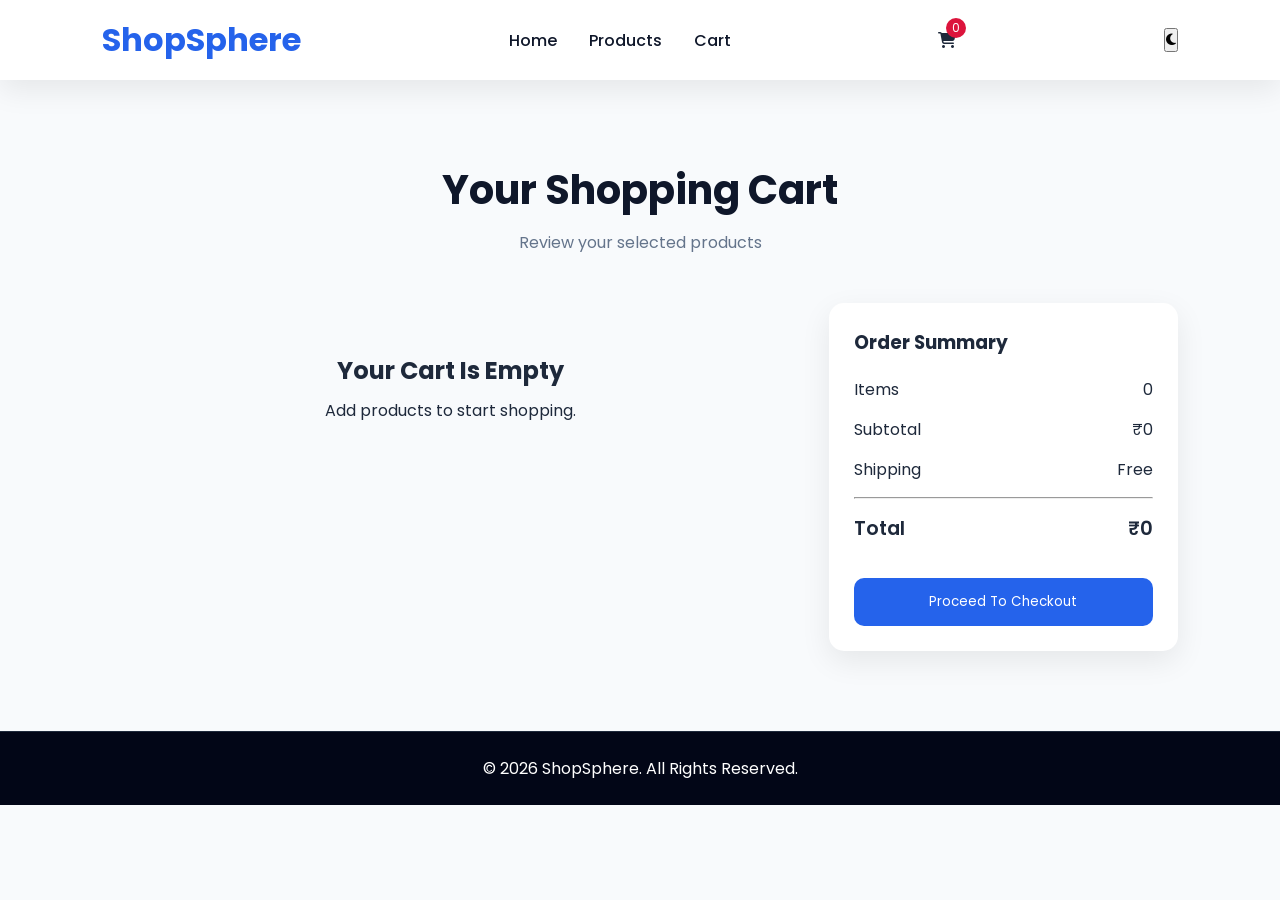
<file: cart.html>
<!DOCTYPE html>
<html lang="en">
<head>
    <meta charset="UTF-8">
    <meta name="viewport" content="width=device-width, initial-scale=1.0">
    <title>Shopping Cart | ShopSphere</title>

    <!-- Google Fonts -->
    <link
        href="https://fonts.googleapis.com/css2?family=Poppins:wght@300;400;500;600;700&display=swap"
        rel="stylesheet"
    >

    <!-- Font Awesome -->
    <link
        rel="stylesheet"
        href="https://cdnjs.cloudflare.com/ajax/libs/font-awesome/6.5.1/css/all.min.css"
    >

    <!-- Main Stylesheet -->
    <link rel="stylesheet" href="css/style.css">
</head>
<body>
    <header>
        <nav class="navbar">

            <div class="logo">
                <a href="index.html" class="logo-link">
                    <h2>ShopSphere</h2>
                </a>
            </div>

            <ul class="nav-links">
                <li><a href="index.html">Home</a></li>
                <li><a href="product.html">Products</a></li>
                <li><a href="cart.html">Cart</a></li>
            </ul>

            <div class="cart-icon">
                <i class="fas fa-shopping-cart"></i>
                <span id="cart-count">0</span>
            </div>
            <button id="theme-toggle" class="theme-toggle">
    <i class="fas fa-moon"></i>
</button>

        </nav>
    </header>

    <section class="cart-section">

        <div class="section-title">
            <h2>Your Shopping Cart</h2>
            <p>Review your selected products</p>
        </div>

        <div class="cart-container">

            <div id="cart-items">

            </div>

            <!-- Order Summary -->

            <div class="cart-summary">

                <h3>Order Summary</h3>

                <div class="summary-row">
                    <span>Items</span>
                    <span id="total-items">0</span>
                </div>

                <div class="summary-row">
                    <span>Subtotal</span>
                    <span id="subtotal">₹0</span>
                </div>

                <div class="summary-row">
                    <span>Shipping</span>
                    <span>Free</span>
                </div>

                <hr>

                <div class="summary-row total">
                    <span>Total</span>
                    <span id="total-price">₹0</span>
                </div>

                <button
                    class="checkout-btn"
                    onclick="window.location.href='checkout.html'"
                >
                    Proceed To Checkout
                </button>

            </div>

        </div>

    </section>
    <footer>

        <div class="footer-bottom">
            <p>&copy; 2026 ShopSphere. All Rights Reserved.</p>
        </div>

    </footer>
    <script src="js/cart.js"></script>
    <script src="js/theme.js"></script>

</body>
</html>
</file>
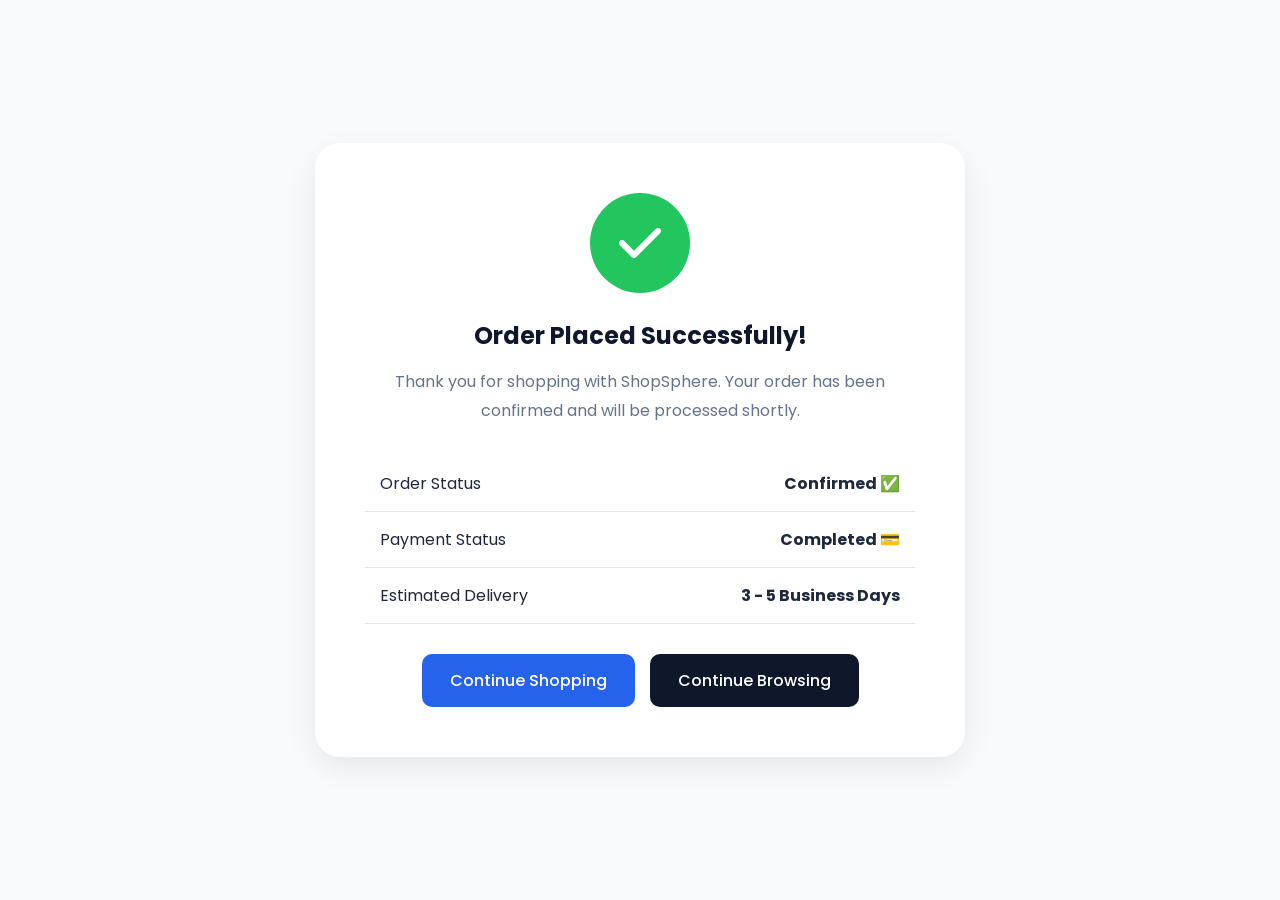
<file: success.html>
<!DOCTYPE html>
<html lang="en">
<head>
    <meta charset="UTF-8">
    <meta name="viewport" content="width=device-width, initial-scale=1.0">
    <title>Order Successful | ShopSphere</title>

    <!-- Google Fonts -->
    <link
        href="https://fonts.googleapis.com/css2?family=Poppins:wght@300;400;500;600;700&display=swap"
        rel="stylesheet"
    >

    <!-- Font Awesome -->
    <link
        rel="stylesheet"
        href="https://cdnjs.cloudflare.com/ajax/libs/font-awesome/6.5.1/css/all.min.css"
    >

    <!-- Main CSS -->
    <link rel="stylesheet" href="css/style.css">
</head>
<body>

    <!-- ================= SUCCESS SECTION ================= -->

    <section class="success-section">

        <div class="success-card">

            <div class="success-icon">
                <i class="fas fa-check"></i>
            </div>

            <h1>Order Placed Successfully!</h1>

            <p>
                Thank you for shopping with ShopSphere.
                Your order has been confirmed and will be
                processed shortly.
            </p>

            <!-- Order Information -->

            <div class="order-info">

                <div class="info-item">
                    <span>Order Status</span>
                    <strong>Confirmed ✅</strong>
                </div>

                <div class="info-item">
                    <span>Payment Status</span>
                    <strong>Completed 💳</strong>
                </div>

                <div class="info-item">
                    <span>Estimated Delivery</span>
                    <strong>3 - 5 Business Days</strong>
                </div>

            </div>

            <!-- Action Buttons -->

            <div class="success-buttons">

    <a href="index.html" class="continue-btn">
        Continue Shopping
    </a>

    <a href="index.html#products" class="view-cart-btn">
        Continue Browsing
    </a>

</div>

        </div>

    </section>
    <script src="js/theme.js"></script>

</body>
</html>
</file>
<file: css/style.css>
* {
  margin: 0;
  padding: 0;
  box-sizing: border-box;
  font-family: "Poppins", sans-serif;
}

html {
  scroll-behavior: smooth;
}

body {
  background: #f8fafc;
  color: #1e293b;
}

:root {
  --primary: #2563eb;
  --primary-dark: #1d4ed8;
  --secondary: #0f172a;
  --white: #ffffff;
  --gray: #64748b;
  --light: #f8fafc;
  --border: #e2e8f0;
  --shadow: 0 10px 30px rgba(0, 0, 0, 0.08);
}
.navbar {
  height: 80px;
  display: flex;
  justify-content: space-between;
  align-items: center;
  padding: 0 8%;
  background: var(--white);
  box-shadow: var(--shadow);
  position: sticky;
  top: 0;
  z-index: 1000;
}

.logo h2 {
  color: var(--primary);
  font-size: 2rem;
  font-weight: 700;
}

.nav-links {
  display: flex;
  list-style: none;
  gap: 2rem;
}

.nav-links a {
  text-decoration: none;
  color: var(--secondary);
  font-weight: 500;
  transition: 0.3s;
}

.nav-links a:hover {
  color: var(--primary);
}

.nav-icons {
  display: flex;
  align-items: center;
  gap: 1.5rem;
}

.nav-icons i {
  font-size: 1.3rem;
  color: var(--secondary);
  cursor: pointer;
  transition: 0.3s;
}

.nav-icons i:hover {
  color: var(--primary);
}

.cart-icon {
  position: relative;
}

.cart-icon a {
  color: inherit;
  text-decoration: none;
}

#cart-count {
  position: absolute;
  top: -10px;
  right: -10px;
  background: crimson;
  color: white;
  width: 20px;
  height: 20px;
  border-radius: 50%;
  font-size: 0.75rem;
  display: flex;
  justify-content: center;
  align-items: center;
}

.hero {
  min-height: 80vh;
  background: linear-gradient(
      rgba(15, 23, 42, 0.55),
      rgba(15, 23, 42, 0.55)
    ),
    url("https://images.unsplash.com/photo-1523381210434-271e8be1f52b")
      center/cover;
  display: flex;
  align-items: center;
  justify-content: center;
  text-align: center;
  padding: 2rem;
}

.hero-content {
  color: white;
  max-width: 700px;
}

.hero h1 {
  font-size: 4rem;
  margin-bottom: 1rem;
  line-height: 1.2;
}

.hero p {
  font-size: 1.1rem;
  margin-bottom: 2rem;
}

.shop-btn {
  padding: 15px 40px;
  background: var(--primary);
  color: white;
  border: none;
  border-radius: 50px;
  font-size: 1rem;
  cursor: pointer;
  transition: 0.3s;
}

.shop-btn:hover {
  background: var(--primary-dark);
  transform: translateY(-3px);
}

.filter-section {
  padding: 3rem 8%;
  background: white;
}

.search-box {
  max-width: 600px;
  margin: auto;
  position: relative;
}

.search-box i {
  position: absolute;
  left: 20px;
  top: 18px;
  color: var(--gray);
}

.search-box input {
  width: 100%;
  padding: 15px 20px 15px 50px;
  border: 2px solid var(--border);
  border-radius: 50px;
  outline: none;
  font-size: 1rem;
}

.category-filter {
  display: flex;
  justify-content: center;
  flex-wrap: wrap;
  gap: 1rem;
  margin-top: 2rem;
}

.filter-btn {
  padding: 10px 25px;
  border: none;
  background: #e2e8f0;
  border-radius: 30px;
  cursor: pointer;
  font-weight: 500;
  transition: 0.3s;
}

.filter-btn:hover,
.filter-btn.active {
  background: var(--primary);
  color: white;
}

.products-section {
  padding: 5rem 8%;
}

.section-title {
  text-align: center;
  margin-bottom: 3rem;
}

.section-title h2 {
  font-size: 2.5rem;
  color: var(--secondary);
}

.section-title p {
  color: var(--gray);
  margin-top: 10px;
}

.product-grid {
  display: grid;
  grid-template-columns: repeat(auto-fit, minmax(280px, 1fr));
  gap: 2rem;
}

.product-card {
  background: white;
  border-radius: 20px;
  overflow: hidden;
  box-shadow: var(--shadow);
  transition: 0.4s;
}

.product-card:hover {
  transform: translateY(-10px);
}

.product-card img {
  width: 100%;
  height: 250px;
  object-fit: cover;
}

.product-content {
  padding: 1.5rem;
}

.product-content h3 {
  margin-bottom: 0.5rem;
}

.product-price {
  font-size: 1.2rem;
  font-weight: 600;
  color: var(--primary);
  margin: 10px 0;
}

.product-rating {
  color: #f59e0b;
  margin-bottom: 1rem;
}

.add-cart-btn {
  width: 100%;
  padding: 12px;
  border: none;
  background: var(--primary);
  color: white;
  border-radius: 10px;
  cursor: pointer;
  transition: 0.3s;
}

.add-cart-btn:hover {
  background: var(--primary-dark);
}

.newsletter {
  background: var(--secondary);
  color: white;
  padding: 5rem 8%;
  text-align: center;
}

.newsletter h2 {
  margin-bottom: 1rem;
  font-size: 2rem;
}

.newsletter p {
  margin-bottom: 2rem;
}

.newsletter-form {
  display: flex;
  justify-content: center;
  max-width: 600px;
  margin: auto;
}

.newsletter-form input {
  flex: 1;
  padding: 15px;
  border: none;
  outline: none;
}

.newsletter-form button {
  padding: 15px 30px;
  border: none;
  background: var(--primary);
  color: white;
  cursor: pointer;
}

footer {
  background: #020617;
  color: white;
}

.footer-container {
  display: grid;
  grid-template-columns: repeat(auto-fit, minmax(250px, 1fr));
  padding: 4rem 8%;
  gap: 3rem;
}

.footer-brand h2 {
  color: var(--primary);
}

.footer-brand p {
  margin-top: 1rem;
  color: #cbd5e1;
}

.footer-links h3,
.footer-social h3 {
  margin-bottom: 1rem;
}

.footer-links a {
  display: block;
  color: #cbd5e1;
  text-decoration: none;
  margin-bottom: 10px;
}

.footer-links a:hover {
  color: white;
}

.social-icons {
  display: flex;
  gap: 1rem;
}

.social-icons a {
  width: 40px;
  height: 40px;
  background: #1e293b;
  color: white;
  display: flex;
  justify-content: center;
  align-items: center;
  border-radius: 50%;
  text-decoration: none;
  transition: 0.3s;
}

.social-icons a:hover {
  background: var(--primary);
}

.footer-bottom {
  text-align: center;
  padding: 1.5rem;
  border-top: 1px solid #1e293b;
}

@media (max-width: 768px) {
  .navbar {
    flex-direction: column;
    height: auto;
    padding: 20px;
    gap: 1rem;
  }

  .nav-links {
    flex-wrap: wrap;
    justify-content: center;
  }

  .hero h1 {
    font-size: 2.5rem;
  }

  .newsletter-form {
    flex-direction: column;
  }

  .newsletter-form button {
    width: 100%;
  }
}

.notification {
  position: fixed;
  top: 20px;
  right: 20px;
  background: #2563eb;
  color: white;
  padding: 15px 25px;
  border-radius: 10px;
  box-shadow: 0 5px 20px rgba(0,0,0,.2);
  z-index: 9999;
  opacity: 0;
  transform: translateY(-20px);
  transition: 0.3s ease;
}

.notification.show {
  opacity: 1;
  transform: translateY(0);
}

.cart-section {
  padding: 80px 8%;
}

.cart-container {
  display: grid;
  grid-template-columns: 2fr 1fr;
  gap: 30px;
  margin-top: 40px;
}

.cart-item {
  display: flex;
  align-items: center;
  gap: 20px;
  background: #fff;
  padding: 20px;
  margin-bottom: 20px;
  border-radius: 15px;
  box-shadow: var(--shadow);
}

.cart-item img {
  width: 120px;
  height: 120px;
  object-fit: cover;
  border-radius: 10px;
}

.cart-details {
  flex: 1;
}

.cart-details h3 {
  margin-bottom: 10px;
}

.cart-price {
  color: var(--primary);
  font-size: 1.1rem;
  font-weight: 600;
}

.quantity-controls {
  display: flex;
  align-items: center;
  gap: 10px;
  margin-top: 15px;
}

.quantity-controls button {
  width: 35px;
  height: 35px;
  border: none;
  border-radius: 8px;
  cursor: pointer;
  background: var(--primary);
  color: white;
}

.remove-btn {
  background: crimson;
  color: white;
  border: none;
  padding: 10px 18px;
  border-radius: 8px;
  cursor: pointer;
}

.cart-summary {
  background: white;
  padding: 25px;
  border-radius: 15px;
  box-shadow: var(--shadow);
  height: fit-content;
}

.cart-summary h3 {
  margin-bottom: 20px;
}

.summary-row {
  display: flex;
  justify-content: space-between;
  margin: 15px 0;
}

.total {
  font-size: 1.2rem;
  font-weight: 600;
}

.checkout-btn {
  width: 100%;
  padding: 14px;
  background: #2563eb;
  color: white;
  border: none;
  border-radius: 10px;
  margin-top: 20px;
  cursor: pointer;
}

.empty-cart {
  text-align: center;
  padding: 50px 20px;
}

.empty-cart h2 {
  margin-bottom: 10px;
}

@media (max-width: 768px) {

  .cart-container {
    grid-template-columns: 1fr;
  }

  .cart-item {
    flex-direction: column;
    text-align: center;
  }
}

.logo-link{
    text-decoration:none;
}

.product-page{
    padding:80px 8%;
}

.product-container{
    display:grid;
    grid-template-columns:1fr 1fr;
    gap:60px;
    align-items:center;
}

.product-image img{
    width:100%;
    border-radius:20px;
    box-shadow:0 10px 30px rgba(0,0,0,0.1);
}

.product-category{
    display:inline-block;
    padding:8px 16px;
    background:#dbeafe;
    color:#2563eb;
    border-radius:30px;
    margin-bottom:20px;
    font-size:0.9rem;
}

.product-details h1{
    font-size:2.8rem;
    margin-bottom:15px;
}

.product-rating{
    color:#f59e0b;
    margin-bottom:20px;
    font-size:1.1rem;
}

.product-price{
    color:#2563eb;
    margin-bottom:20px;
    font-size:2rem;
}

.product-description{
    color:#64748b;
    line-height:1.8;
    margin-bottom:30px;
}

.product-features{
    display:flex;
    flex-wrap:wrap;
    gap:20px;
    margin-bottom:30px;
}

.feature{
    display:flex;
    align-items:center;
    gap:10px;
}

.feature i{
    color:#2563eb;
}

.product-actions{
    display:flex;
    gap:15px;
}

.buy-now-btn{
    border:none;
    background:#0f172a;
    color:white;
    padding:12px 25px;
    border-radius:10px;
    cursor:pointer;
    transition:0.3s;
}

.buy-now-btn:hover{
    background:#1e293b;
}

@media(max-width:768px){

    .product-container{
        grid-template-columns:1fr;
    }

    .product-details h1{
        font-size:2rem;
    }

    .product-actions{
        flex-direction:column;
    }

    .buy-now-btn,
    .add-cart-btn{
        width:100%;
    }
}

.checkout-section {
  padding: 80px 8%;
}

.checkout-container {
  display: grid;
  grid-template-columns: 2fr 1fr;
  gap: 30px;
  margin-top: 40px;
}

.checkout-form,
.checkout-summary {
  background: #fff;
  padding: 30px;
  border-radius: 20px;
  box-shadow: var(--shadow);
}

.checkout-form h3,
.checkout-summary h3 {
  margin-bottom: 25px;
}

.form-group {
  margin-bottom: 20px;
}

.form-group label {
  display: block;
  margin-bottom: 8px;
  font-weight: 500;
}

.form-group input,
.form-group textarea,
.form-group select {
  width: 100%;
  border: 1px solid #ddd;
  padding: 14px;
  border-radius: 10px;
  outline: none;
  font-size: 1rem;
}

.form-group input:focus,
.form-group textarea:focus,
.form-group select:focus {
  border-color: #2563eb;
}

.checkout-item {
  display: flex;
  justify-content: space-between;
  margin-bottom: 15px;
}

.checkout-product-name {
  font-weight: 500;
}

.checkout-product-price {
  color: #2563eb;
}

@media (max-width: 768px) {

  .checkout-container {
    grid-template-columns: 1fr;
  }

}

.success-section {
    min-height: 100vh;
    display: flex;
    justify-content: center;
    align-items: center;
    background: #f8fafc;
    padding: 20px;
}

.success-card {
    max-width: 650px;
    width: 100%;
    background: #ffffff;
    padding: 50px;
    border-radius: 25px;
    text-align: center;
    box-shadow: var(--shadow);
}

.success-icon {
    width: 100px;
    height: 100px;
    margin: 0 auto 25px;
    border-radius: 50%;
    background: #22c55e;
    display: flex;
    justify-content: center;
    align-items: center;
    animation: scaleUp 0.6s ease;
}

.success-icon i {
    font-size: 3rem;
    color: white;
}

.success-card h1 {
    color: #0f172a;
    margin-bottom: 15px;
}

.success-card p {
    color: #64748b;
    line-height: 1.8;
    margin-bottom: 30px;
}

.order-info {
    margin: 30px 0;
}

.info-item {
    display: flex;
    justify-content: space-between;
    padding: 15px;
    border-bottom: 1px solid #e2e8f0;
}

.success-buttons {
    display: flex;
    justify-content: center;
    gap: 15px;
    margin-top: 30px;
}

.continue-btn,
.view-cart-btn {
    text-decoration: none;
    padding: 14px 28px;
    border-radius: 10px;
    font-weight: 500;
    transition: 0.3s ease;
}

.continue-btn {
    background: #2563eb;
    color: white;
}

.continue-btn:hover {
    background: #1d4ed8;
}

.view-cart-btn {
    background: #0f172a;
    color: white;
}

.view-cart-btn:hover {
    background: #1e293b;
}

@keyframes scaleUp {

    0% {
        transform: scale(0);
    }

    100% {
        transform: scale(1);
    }
}

@media (max-width: 768px) {

    .success-card {
        padding: 35px 25px;
    }

    .success-buttons {
        flex-direction: column;
    }

    .continue-btn,
    .view-cart-btn {
        width: 100%;
    }

    .info-item {
        flex-direction: column;
        gap: 5px;
        text-align: left;
    }
}
.category-product{
    background:#fff;
    border-radius:20px;
    overflow:hidden;
    box-shadow:0 10px 30px rgba(0,0,0,.08);
    transition:.3s;
    text-decoration:none;
    color:#0f172a;
}

.category-product:hover{
    transform:translateY(-8px);
}

.category-product img{
    width:100%;
    height:260px;
    object-fit:cover;
}

.category-product h3{
    padding:20px;
    text-align:center;
}

.category-hero{
    padding:100px 8%;
    text-align:center;
    background:linear-gradient(
        135deg,
        #2563eb,
        #1d4ed8
    );
    color:white;
}

.category-hero h1{
    font-size:3rem;
    margin-bottom:15px;
}

.categories-section{
    padding:80px 8%;
}

.categories-grid{
    display:grid;
    grid-template-columns:
    repeat(auto-fit,minmax(280px,1fr));
    gap:30px;
}

.category-card{
    background:white;
    padding:40px 30px;
    border-radius:20px;
    text-align:center;
    box-shadow:0 10px 30px rgba(0,0,0,.08);
    transition:.3s;
}

.category-card:hover{
    transform:translateY(-10px);
}

.category-card i{
    font-size:3rem;
    color:#2563eb;
    margin-bottom:20px;
}

.category-card h3{
    margin-bottom:10px;
}

.category-card p{
    color:#64748b;
    margin-bottom:20px;
}

.category-card a{
    display:inline-block;
    padding:10px 25px;
    background:#2563eb;
    color:white;
    border-radius:10px;
    transition:.3s;
}

.category-card a:hover{
    background:#1d4ed8;
}

@media(max-width:768px){

    .category-hero h1{
        font-size:2rem;
    }

    .categories-grid{
        grid-template-columns:1fr;
    }

}

.category-hero{
    background: linear-gradient(
        135deg,
        #2563eb,
        #1d4ed8
    );
    color: #fff;
    text-align: center;
    padding: 100px 8%;
}

.category-hero h1{
    font-size: 3rem;
    margin-bottom: 15px;
}

.category-hero p{
    font-size: 1.1rem;
    opacity: 0.9;
}

.categories-section{
    padding: 80px 8%;
}

.categories-grid{
    display: grid;
    grid-template-columns:
    repeat(auto-fit,minmax(280px,1fr));
    gap: 30px;
}

.category-card{
    background: #fff;
    padding: 40px 30px;
    border-radius: 20px;
    text-align: center;
    box-shadow: 0 10px 30px rgba(0,0,0,.08);
    transition: 0.3s ease;
}

.category-card:hover{
    transform: translateY(-10px);
}

.category-card i{
    font-size: 3rem;
    color: #2563eb;
    margin-bottom: 20px;
}

.category-card h3{
    margin-bottom: 10px;
    color: #0f172a;
}

.category-card p{
    color: #64748b;
    margin-bottom: 20px;
}

.category-card a{
    display: inline-block;
    padding: 12px 25px;
    background: #2563eb;
    color: #fff;
    border-radius: 10px;
    transition: .3s;
}

.category-card a:hover{
    background: #1d4ed8;
}

.category-product{
   display:block;
   background:#fff;
   border-radius:20px;
   overflow:hidden;
   box-shadow:0 10px 30px rgba(0,0,0,.08);
   transition:.3s;
   color:#0f172a;
}

.category-product:hover{
   transform:translateY(-8px);
}

.category-product img{
   width:100%;
   height:280px;
   object-fit:cover;
}

.category-product h3{
   padding:20px;
   text-align:center;
}

@media(max-width:768px){

    .category-hero{
        padding:80px 20px;
    }

    .category-hero h1{
        font-size:2.2rem;
    }

    .categories-grid{
        grid-template-columns:1fr;
    }
}
body.dark-mode{
    background:#0f172a;
    color:white;
}

body.dark-mode .navbar{
    background:#1e293b;
}

body.dark-mode .product-card{
    background:#1e293b;
    color:white;
}


/* ==========================
   DARK MODE TEXT FIX
========================== */

body.dark-mode {
    background: #0f172a;
    color: #ffffff;
}

body.dark-mode h1,
body.dark-mode h2,
body.dark-mode h3,
body.dark-mode h4,
body.dark-mode h5,
body.dark-mode h6,
body.dark-mode p,
body.dark-mode span,
body.dark-mode label,
body.dark-mode li,
body.dark-mode a {
    color: #ffffff;
}

body.dark-mode .section-title p,
body.dark-mode .product-description,
body.dark-mode .footer-links a {
    color: #cbd5e1;
}

body.dark-mode .product-card,
body.dark-mode .cart-item,
body.dark-mode .cart-summary,
body.dark-mode .checkout-form,
body.dark-mode .checkout-summary,
body.dark-mode .category-card,
body.dark-mode .contact-form,
body.dark-mode .contact-info {
    background: #1e293b;
}

body.dark-mode input,
body.dark-mode textarea,
body.dark-mode select {
    background: #334155;
    color: #ffffff;
    border: 1px solid #475569;
}

body.dark-mode input::placeholder,
body.dark-mode textarea::placeholder {
    color: #94a3b8;
}

.contact-section {
  padding: 80px 10%;
  background: #f8fafc;
}

.section-header {
  text-align: center;
  margin-bottom: 50px;
}

.section-header h2 {
  font-size: 2.5rem;
  color: #222;
}

.section-header p {
  color: #666;
  margin-top: 10px;
}

.contact-wrapper {
  display: grid;
  grid-template-columns: 1fr 1.5fr;
  gap: 40px;
}

.contact-info {
  display: grid;
  gap: 20px;
}

.info-card {
  background: #fff;
  padding: 25px;
  border-radius: 12px;
  text-align: center;
  box-shadow: 0 4px 15px rgba(0,0,0,0.1);
}

.info-card i {
  font-size: 28px;
  color: #2563eb;
  margin-bottom: 10px;
}

.contact-form {
  background: #fff;
  padding: 30px;
  border-radius: 12px;
  box-shadow: 0 4px 15px rgba(0,0,0,0.1);
}

.form-group {
  margin-bottom: 20px;
}

.form-group input,
.form-group textarea {
  width: 100%;
  padding: 14px;
  border: 1px solid #ddd;
  border-radius: 8px;
  outline: none;
}

.form-group input:focus,
.form-group textarea:focus {
  border-color: #2563eb;
}

.btn-submit {
  background: #2563eb;
  color: #fff;
  border: none;
  padding: 14px 28px;
  border-radius: 8px;
  cursor: pointer;
  font-size: 16px;
}

.btn-submit:hover {
  background: #1d4ed8;
}

@media (max-width: 768px) {
  .contact-wrapper {
    grid-template-columns: 1fr;
  }
}
/* Fashion Hero */
.category-hero {
    background: linear-gradient(135deg, #2563eb, #1e3a8a);
    color: white;
    text-align: center;
    padding: 80px 20px;
}

.category-hero h1 {
    font-size: 3rem;
    margin-bottom: 10px;
}

.category-hero p {
    font-size: 1.1rem;
    opacity: 0.9;
}

/* Products Section */
.products-section {
    padding: 60px 5%;
    background: #f5f5f5;
}

.product-grid {
    display: grid;
    grid-template-columns: repeat(auto-fit, minmax(320px, 1fr));
    gap: 30px;
}

/* Product Card */
.product-card {
    background: #fff;
    border-radius: 20px;
    overflow: hidden;
    box-shadow: 0 5px 20px rgba(0, 0, 0, 0.08);
    transition: all 0.3s ease;
}

.product-card:hover {
    transform: translateY(-8px);
    box-shadow: 0 12px 30px rgba(0, 0, 0, 0.15);
}

/* Product Image */
.product-card img {
    width: 100%;
    height: 320px;
    object-fit: cover;
    display: block;
}

/* Product Name */
.product-card h3 {
    margin: 20px 20px 10px;
    font-size: 1.6rem;
}

.product-card h3 a {
    color: #2a2adf;
    text-decoration: underline;
    transition: 0.3s;
}

.product-card h3 a:hover {
    color: #1a1ab0;
}

/* Rating */
.rating {
    margin: 0 20px;
    font-size: 1.2rem;
    color: #f59e0b;
    font-weight: 600;
}

/* Price */
.price {
    margin: 20px;
    font-size: 2.3rem;
    font-weight: 700;
    color: #2563eb;
}

/* Button */
.product-card button {
    width: calc(100% - 40px);
    margin: 0 20px 20px;
    padding: 15px;
    border: none;
    border-radius: 14px;
    background: #2563eb;
    color: white;
    font-size: 1.1rem;
    font-weight: 600;
    cursor: pointer;
    transition: 0.3s;
}

.product-card button:hover {
    background: #1d4ed8;
}

/* Dark Mode Support */
body.dark-mode .products-section {
    background: #111827;
}

body.dark-mode .product-card {
    background: #1f2937;
}

body.dark-mode .product-card h3 a {
    color: #60a5fa;
}

body.dark-mode .price {
    color: #60a5fa;
}

body.dark-mode .rating {
    color: #fbbf24;
}

/* Mobile */
@media (max-width: 768px) {
    .category-hero h1 {
        font-size: 2.2rem;
    }

    .product-grid {
        grid-template-columns: 1fr;
    }

    .product-card img {
        height: 260px;
    }

    .price {
        font-size: 2rem;
    }
}
</file>
